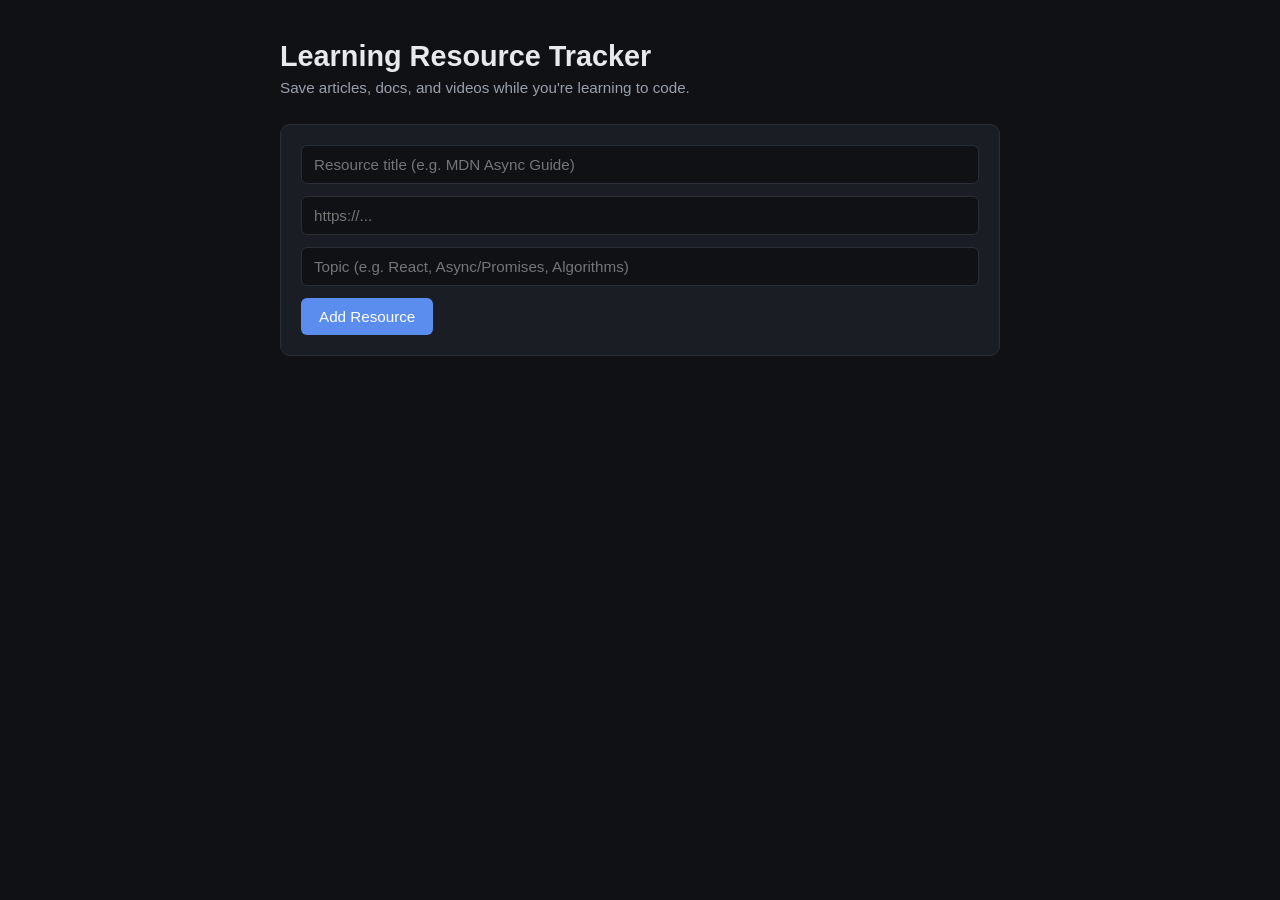
<file: bookmark-app/index.html>
<!DOCTYPE html>
<html lang="en">
<head>
  <meta charset="UTF-8" />
  <meta name="viewport" content="width=device-width, initial-scale=1.0" />
  <title>Learning Resource Tracker</title>
  <link rel="stylesheet" href="style.css" />
  <script type="module" src="app.js" defer></script>
</head>
<body>

  <div class="page">

    <header class="page-header">
      <h1>Learning Resource Tracker</h1>
      <p class="subtitle">Save articles, docs, and videos while you're learning to code.</p>
    </header>

    <!-- ADD FORM -->
    <form id="add-form" class="add-form">
      <div class="form-row">
        <input
          type="text"
          id="title-input"
          name="title"
          placeholder="Resource title (e.g. MDN Async Guide)"
          class="title"
          required
        />
      </div>
      <div class="form-row">
        <input
          type="url"
          id="url-input"
          name="url"
          placeholder="https://..."
          class="url"
          required
        />
      </div>
      <div class="form-row">
        <input
          type="text"
          id="topic-input"
          name="topic"
          placeholder="Topic (e.g. React, Async/Promises, Algorithms)"
          class="topic"
          list="topic-suggestions"
        />
        <datalist id="topic-suggestions">
          <option value="JS Fundamentals"></option>
          <option value="Async/Promises"></option>
          <option value="React"></option>
          <option value="Algorithms"></option>
          <option value="APIs"></option>
        </datalist>
      </div>
      <button type="submit" class="btn-primary">Add Resource</button>
    </form>

    <!-- STATUS / ERROR MESSAGE -->
    <p id="status-message" class="status-message" hidden></p>

    <!-- TOPIC FILTER (populate this with buttons/options via JS) -->
    <div id="topic-filter" class="topic-filter">
      <!-- example of what a filter button should look like once JS renders it:
      <button class="filter-btn active" data-topic="all">All</button>
      <button class="filter-btn" data-topic="React">React</button>
      -->
    </div>

    <!-- RESOURCE LIST (populate this with cards via JS) -->
    <div id="resource-list" class="resource-list">
      <!-- example of what one resource card should look like once JS renders it:

      <div class="resource-card" data-id="1">
        <div class="resource-info">
          <a href="https://developer.mozilla.org" target="_blank" class="resource-title">MDN Async Guide</a>
          <span class="resource-topic">Async/Promises</span>
        </div>
        <div class="resource-actions">
          <select class="topic-select">
            <option value="Async/Promises" selected>Async/Promises</option>
            <option value="React">React</option>
          </select>
          <button class="delete-btn">Delete</button>
        </div>
      </div>

      -->
    </div>

    <p id="empty-message" class="empty-message" hidden>
      No resources yet — add your first one above.
    </p>

  </div>

</body>
</html>
</file>
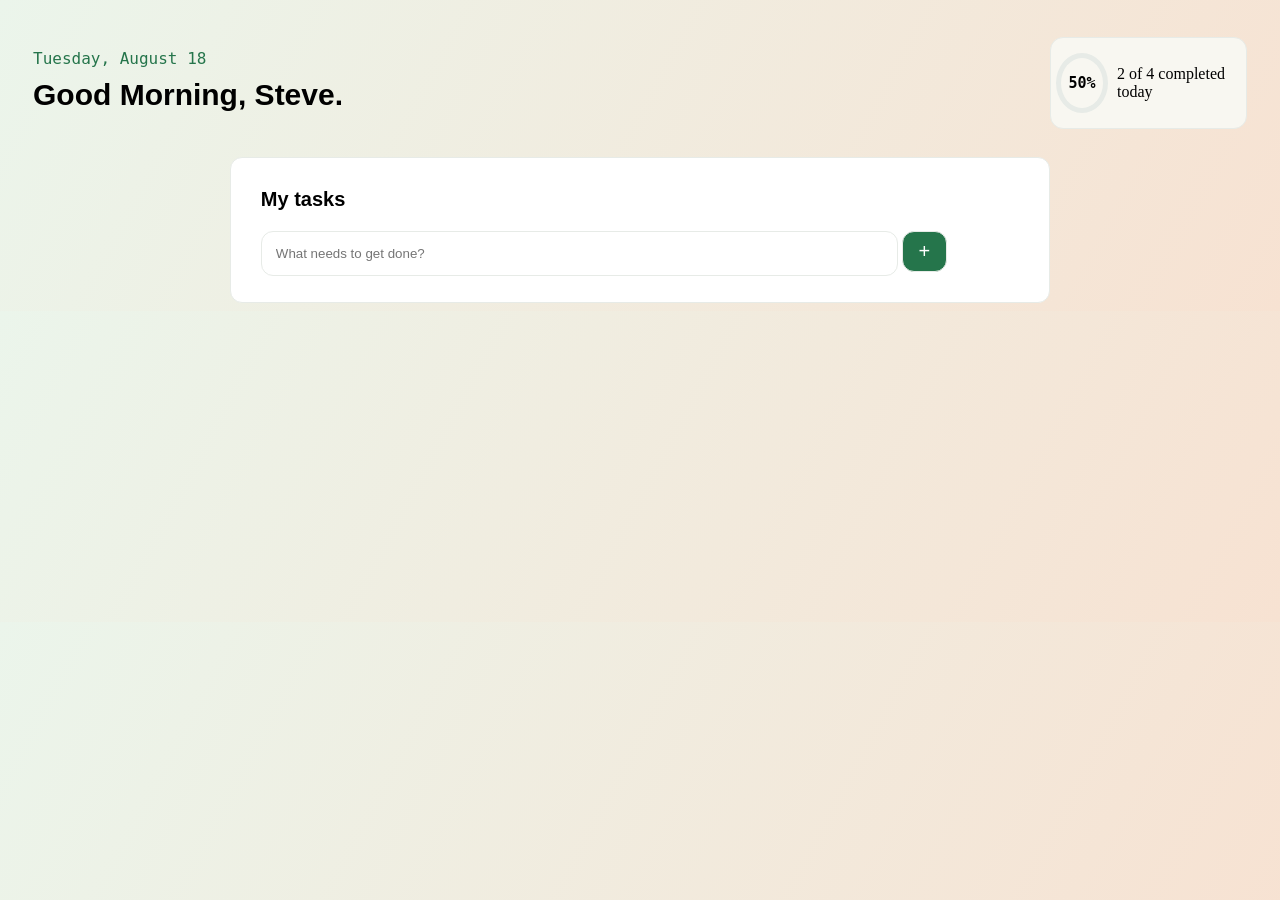
<file: todo-app/index.html>
<!DOCTYPE html>
<html lang="en">
<head>
    <meta charset="UTF-8">
    <meta name="viewport" content="width=device-width, initial-scale=1.0">
    <title>Tasks</title>
    <link rel="stylesheet" href="style.css">
    <script src="app.js" defer></script>
</head>
<body>
    <div class="top-sep">
    <header>
        <p class="date">Tuesday, August 18</p>
        <h1>Good Morning, Steve.</h1>
    </header>
    <div class="progress">
        <div class="prog-bar">50%</div>
        <div class="num-left">2 of 4 completed today</div>
    </div>
    </div>
    <div class="main-card">
        <h3>My tasks</h3>
        <div class="input-info">
            <div class="inp-btn">
        <input type="text" class="task-input" placeholder="What needs to get done?">
        <button class="add-task">+</button></div>
        <ul class="tasks">
        </ul>
    </div>
    </div>
</body>
</html>
</file>
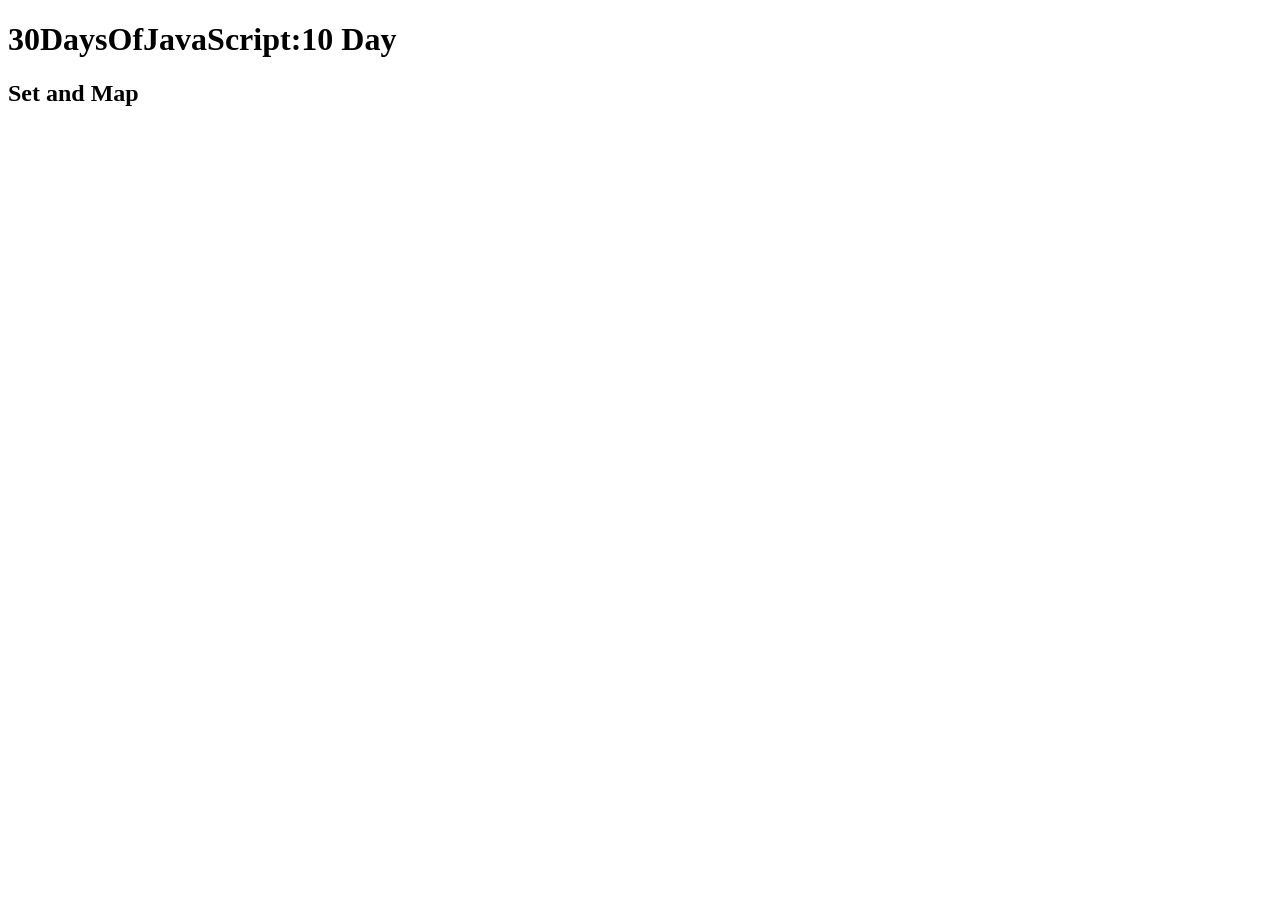
<file: sets_maps/indx.html>
<!DOCTYPE html>
<html lang="en">
<head>
    <meta charset="UTF-8">
    <meta name="viewport" content="width=device-width, initial-scale=1.0">
    <title>Maps and sets</title>
    <script src="main.js" defer></script>
</head>
<body>
    <h1>30DaysOfJavaScript:10 Day</h1>
    <h2>Set and Map</h2>
</body>
</html>
</file>
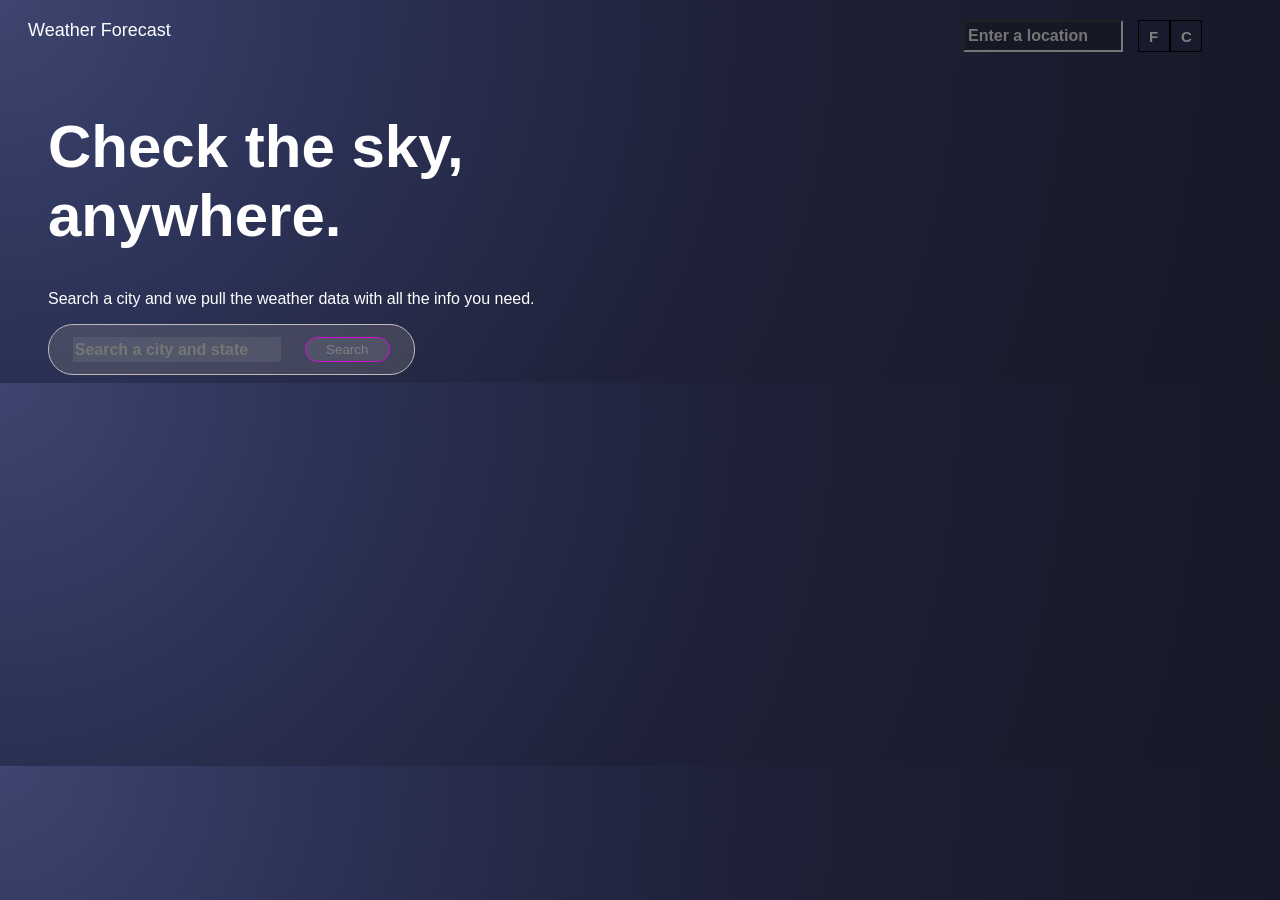
<file: weather_app/template.html>
<!DOCTYPE html>
<html lang="en">
<head>
    <meta charset="UTF-8">
    <meta name="viewport" content="width=device-width, initial-scale=1.0">
    <title>Weather App</title>
    <link rel="stylesheet" href="./style.css">
    <script src="./app.js" defer></script>
</head>
<body>
    <header>
        Weather Forecast 
        <div class="right-header">
        <input type="text" class="location-search" placeholder="Enter a location">
        <div class="weather-choice"><span class="far">F</span><span class="cel">C</span></div>
        </div>
    </header>
    <div class="error-page">
        <h1>Couldn't load the forecast</h1>
        <p class="custom">We couldn't reach the weather service for ...</p>
        <p>Check your connection and try again.</p>
        <button class="retry">New Search</button>
    </div>

    <div class="load-phase">
        <div class="initial-card">
            <h1>Check the sky, <br>anywhere.</h1>
            <p>Search a city and we pull the weather data with all the info you need.</p>
        <div class="search-bar"><input type="text" placeholder="Search a city and state"> <button>Search</button></div>
        </div>

    </div>

    <div class="weather-card" >
        <div class="date-time">Monday, August 13 • 5:57 PM</div>
        <div class="temp">
            <div class="temp-val">72°</div> <div class="emoji">☀️</div>
        </div>
        <h4 class="day-outlook">Partly Cloudy</h4>
        <div class="divider"></div>
        <div class="stats">
            <div class="feels-like">
                <p>Feels like</p>
                <h4>70°</h4>
            </div>
            <div class="wind">
                <p>Wind</p>
                <h4>8 mph</h4>
            </div>
            <div class="humid">
                <p>Humidity</p>
                <h4>54%</h4>
            </div>
        </div>
    </div>
    
</body>
</html>
</file>
<file: bookmark-app/style.css>
:root {
  --bg: #0f1115;
  --panel: #1a1d24;
  --panel-border: #2a2e37;
  --text: #e8e9ec;
  --text-dim: #9aa0ab;
  --accent: #5b8def;
  --accent-hover: #4a7cdb;
  --danger: #e15b5b;
  --danger-hover: #c94848;
  --radius: 10px;
}

* {
  box-sizing: border-box;
}

body {
  margin: 0;
  font-family: -apple-system, BlinkMacSystemFont, "Segoe UI", Roboto, sans-serif;
  background: var(--bg);
  color: var(--text);
  padding: 40px 20px;
}

.page {
  max-width: 720px;
  margin: 0 auto;
}

.page-header {
  margin-bottom: 28px;
}

.page-header h1 {
  margin: 0 0 6px 0;
  font-size: 1.8rem;
}

.subtitle {
  margin: 0;
  color: var(--text-dim);
  font-size: 0.95rem;
}

/* ADD FORM */
.add-form {
  background: var(--panel);
  border: 1px solid var(--panel-border);
  border-radius: var(--radius);
  padding: 20px;
  margin-bottom: 20px;
  display: flex;
  flex-direction: column;
  gap: 12px;
}

.form-row {
  display: flex;
}

.add-form input {
  width: 100%;
  padding: 10px 12px;
  background: var(--bg);
  border: 1px solid var(--panel-border);
  border-radius: 6px;
  color: var(--text);
  font-size: 0.95rem;
}

.add-form input:focus {
  outline: none;
  border-color: var(--accent);
}

.btn-primary {
  align-self: flex-start;
  background: var(--accent);
  color: white;
  border: none;
  padding: 10px 18px;
  border-radius: 6px;
  font-size: 0.95rem;
  cursor: pointer;
}

.btn-primary:hover {
  background: var(--accent-hover);
}

/* STATUS MESSAGE */
.status-message {
  background: rgba(225, 91, 91, 0.12);
  border: 1px solid var(--danger);
  color: var(--danger);
  padding: 10px 14px;
  border-radius: 6px;
  font-size: 0.9rem;
  margin-bottom: 16px;
}

/* TOPIC FILTER */
.topic-filter {
  display: flex;
  flex-wrap: wrap;
  gap: 8px;
  margin-bottom: 20px;
}

.filter-btn {
  background: var(--panel);
  border: 1px solid var(--panel-border);
  color: var(--text-dim);
  padding: 6px 14px;
  border-radius: 999px;
  font-size: 0.85rem;
  cursor: pointer;
}

.filter-btn:hover {
  border-color: var(--accent);
  color: var(--text);
}

.filter-btn.active {
  background: var(--accent);
  border-color: var(--accent);
  color: white;
}

/* RESOURCE LIST */
.resource-list {
  display: flex;
  flex-direction: column;
  gap: 10px;
}

.resource-card {
  background: var(--panel);
  border: 1px solid var(--panel-border);
  border-radius: var(--radius);
  padding: 14px 16px;
  display: flex;
  align-items: center;
  justify-content: space-between;
  gap: 12px;
  flex-wrap: wrap;
}

.resource-info {
  display: flex;
  flex-direction: column;
  gap: 4px;
  min-width: 0;
}

.resource-title {
  color: var(--text);
  font-weight: 600;
  text-decoration: none;
  font-size: 1rem;
}

.resource-title:hover {
  color: var(--accent);
  text-decoration: underline;
}

.resource-topic {
  display: inline-block;
  width: fit-content;
  background: rgba(91, 141, 239, 0.15);
  color: var(--accent);
  font-size: 0.75rem;
  padding: 2px 10px;
  border-radius: 999px;
}

.resource-actions {
  display: flex;
  align-items: center;
  gap: 8px;
}

.topic-select {
  background: var(--bg);
  color: var(--text);
  border: 1px solid var(--panel-border);
  border-radius: 6px;
  padding: 6px 8px;
  font-size: 0.85rem;
}

.delete-btn {
  background: transparent;
  border: 1px solid var(--danger);
  color: var(--danger);
  padding: 6px 12px;
  border-radius: 6px;
  font-size: 0.85rem;
  cursor: pointer;
}

.delete-btn:hover {
  background: var(--danger);
  color: white;
}

/* EMPTY STATE */
.empty-message {
  text-align: center;
  color: var(--text-dim);
  padding: 30px 0;
}
</file>
<file: todo-app/style.css>
:root {
    --ink: #17251f;
    --muted: #738078;
    --line: #e7ebe7;
    --cream: #f8f7f1;
    --mint: #d9f4db;
    --green: #25754b;
    --peach: #f7e2d2;
}
body{
    background: linear-gradient(118deg, #ebf5eb, var(--peach));
}
.top-sep{
    display: flex;
    justify-content: space-between;
    padding: 25px;
    align-items: center;
}
header p{
    font: 545 16px monospace;
    color: var(--green);
    margin-bottom:0;
}
header h1{
    font: 550 30px sans-serif;
    color: black;
    margin-top: 10px;
}
div.progress{
    display: flex;
    gap: 9px;
    border: 1px solid var(--line);
    min-height: 80px;
    max-width: 185px;
    border-radius: 13px;
    background-color: var(--cream);
    flex: 1 1 0;
    justify-content: center;
    align-items: center;
    padding: 5px;
}
.prog-bar{
    width:50px;
    height: 50px;
    border: 5px solid var(--line);
    border-radius: 50%;
    display: grid;
    place-items: center;
    font: 550 15px monospace;
    color:black;
}
.main-card{
    display: flex;
    flex-direction: column;
    justify-content: center;
    align-items: flex-start;
    flex: 1 1 0;
    max-width: 60%;
    border: 1px solid var(--line);
    border-radius: 12px;
    background-color: white;
    margin: 0 auto;
    padding: 10px 30px;
}
.main-card h3{
    font: 550 20px sans-serif;
    color: black;
    text-align: left;
}
.input-info{width:100%;}
input{
    width: 80%;
    padding: 14px;
    border: 1px solid var(--line);
    border-radius: 12px;
    transition: all 0.2s ease-out;
}
input:focus{
    box-shadow: 0 0 7px var(--green);
    border: 1px solid var(--green);
}
button{
    max-width: 12%;
    max-height: 12%;
    min-width: 6%;
    min-height: 6%;
    padding: 8px;
    font: 530 20px sans-serif;
    color: white;
    background-color: var(--green);
    border: 1px solid var(--line);
    border-radius: 12px;
    transition: all 0.2s ease-out;
}
button:hover{
    background-color: rgb(14, 69, 14);
    transform: translateY(-2px);
    cursor: pointer;
}
ul{
    list-style: none;
}
.check-off{
    width: 20px;
    height:20px;
    border:2px solid var(--line);
    border-radius: 50%;
    display: inline-block;
}
li{
    display: flex;
    gap: 12px;
    align-items: center;
}
div.check-off:hover{
    cursor: pointer;
    border: 2px solid var(--green);
}


li.active{
    text-decoration: line-through;
    text-decoration-color: gray;
    text-decoration-thickness:2px;
    color:rgba(128,128,128,0.7);
}
.delete{
    display: none;
}
.delete.active{
    display: inline-block;
    width: 40%;
    text-align: right;
    font: 550 15px monospace;
    color: rgba(128,128,128,0.7);
}
.delete.active:hover{
    color: red;
    cursor: pointer;
}
</file>
<file: weather_app/style.css>
header{
    display: flex;
    justify-content: space-between;
    margin: 20px;
    font: 530 18px sans-serif;
    color: white;
}
div.error-page.active{
    display: flex;
    flex-direction: column;
    align-items: flex-start;
    justify-content: center;
    gap: 10px;
    padding-left: 40px;
}
.error-page h1{
    font: 550 40px sans-serif;
    color: white;
    margin-bottom:10px;
}
.error-page p{
    font: 550 18px monospace;
    color: gray;
    margin:0;
}
.error-page button{
    color: gray;
    background-color: rgba(156, 146, 146,0.3);
    border-radius: 15px;
    width: 20%;
    padding: 5px;
    border: 1px solid rgb(219, 9, 219);
    transition: all 0.2s ease-out;
    margin: 0 auto;
}
.error-page button:hover{
    box-shadow: 0 0 12px rgb(181, 6, 181);
    transform: scale(1.2);
}

div.error-page{
    display: none;
}

div.load-phase{
    display: flex;
    justify-content: flex-start;
    align-items: center;
    padding-left: 40px;
}
div.load-phase h1{
    font: 550 60px sans-serif;
    color: white;
}
div.load-phase p{
    font: 500 16px sans-serif;
    color: white;
}
div.search-bar{
    border: 1px solid rgb(196, 185, 185);
    width: 70%;
    padding: 12px;
    border-radius: 25px;
    background-color: rgba(128, 128, 128,0.3);
    color: gray;
    display: flex;
    justify-content: space-around;
}
div.search-bar input{
    background-color: rgba(201, 200, 200,0.1);
    width: 60%;
    border: 0px solid white;
    font: 550 16px sans-serif;
}
.search-bar button{
    border-radius: 15px;
    padding: 4px;
    width: 25%;
    border: 1px solid rgb(212, 14, 212);
    background-color: rgba(201, 200, 200,0.1);
    transition: all 0.2s ease-out;
    color: gray;
}
.search-bar button:hover{
    box-shadow: 0 0 12px rgb(219, 7, 219);
    cursor: pointer;
}


body{
    background: radial-gradient(circle at top left, #3d4570 0%, #2c3256 25%, #1e2138 55%, #161826 100%);
}
div.right-header{
    display: flex;
    gap: 15px;
    padding-right: 50px;
}
input.location-search{
    width: 150px;
    padding: 3px;
    font: 550 16px sans-serif;
    color: gray;
    background-color: #161826;
    transition: all 0.3s ease-out;
}
input.location-search:hover{
    box-shadow: 0 0 10px rgb(184, 6, 184);
    transform: translateY(-6px);
}
div.weather-choice{
    display: flex;
}
span{
    border: 1px solid black;
    width: 10px;
    height: 10px;
    padding: 10px;
    display: flex;
    align-items: center;
    color: gray;
    font: 560 15px sans-serif;
    transition: all 0.2s ease-out;
}
span:hover{
    border: 1px solid rgb(229, 11, 221);
    cursor: pointer;
}

div.weather-card.active{
    display: flex;
    flex-direction: column;
    gap: 10px;
    align-items: flex-start;
    padding: 50px;
}
div.weather-card{
    display: none;
}
div.load-phase{
    display: none;
}
div.load-phase.active{
    display: flex;
}

div.date-time{
    font: 530 18px sans-serif;
    color: gray;
}
div.temp{
    display: flex;
    gap: 10px;    
    font: 650 85px sans-serif;
    align-items: center;
    color: white;
}
div.temp div.temp-val{
    color: white;
    font: 650 85px sans-serif;
}
h4.day-outlook{
    width: 280px;
    padding-left: 15px;
    height: 20px;
    display: flex;
    justify-content: flex-start;
    color: white;
}
div.divider{
    height: 1px;
    width: 35%;
    background: linear-gradient(to right, rgb(210, 8, 233),transparent)
}
div.stats{
    width: 45%;
    display: flex;
    justify-content: space-around;
    gap: 15px;
}
.feels-like p, .wind p, .humid p{
    color: gray;
    font: 510 16px sans-serif;
}
.feels-like h4, .wind h4, .humid h4{
    font: 550 18px sans-serif;
    color: white;
}
</file>
